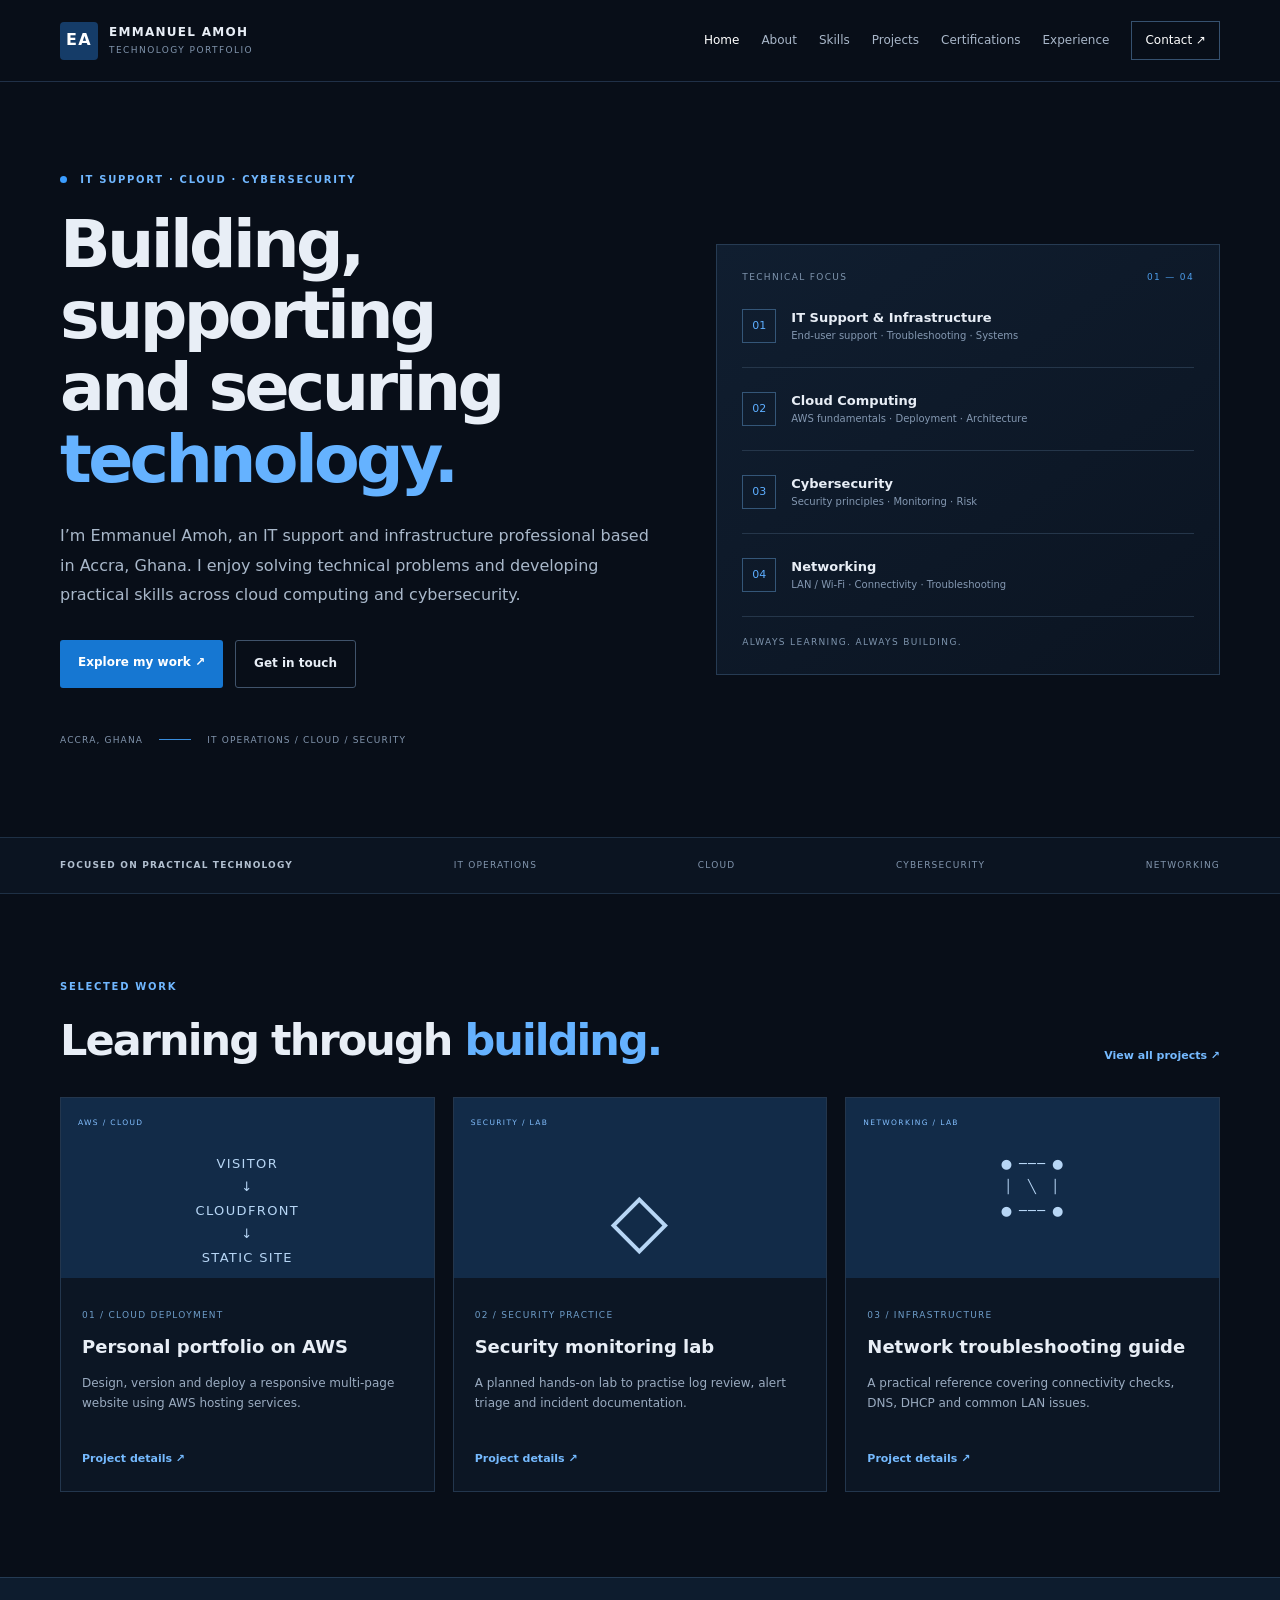
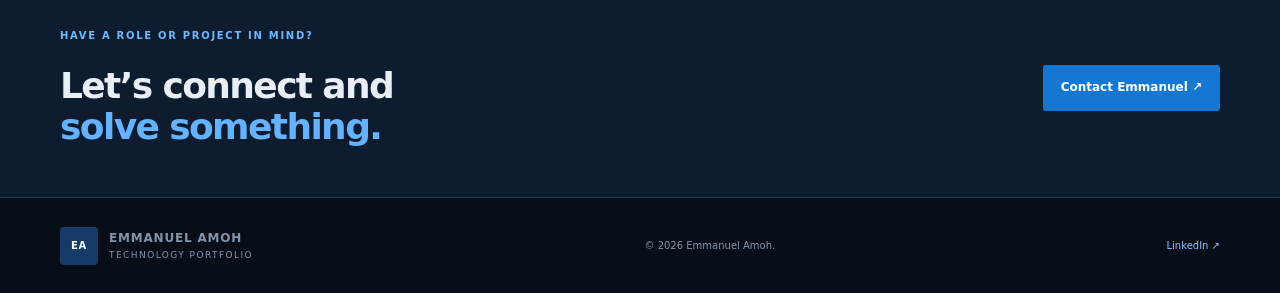
<file: index.html>
<!doctype html><html lang="en"><head><meta charset="utf-8"><meta name="viewport" content="width=device-width,initial-scale=1"><meta name="description" content="Emmanuel Amoh — IT support, infrastructure, cloud and cybersecurity portfolio."><title>Emmanuel Amoh | Technology Portfolio</title><link rel="stylesheet" href="assets/styles.css"></head><body>
<header class="site-header"><a class="brand" href="index.html"><span class="brand-mark">EA</span><span><b>EMMANUEL AMOH</b><small>TECHNOLOGY PORTFOLIO</small></span></a><button class="menu-toggle" aria-label="Toggle navigation" aria-expanded="false">☰</button><nav class="nav"><a class="active" href="index.html">Home</a><a href="about.html">About</a><a href="skills.html">Skills</a><a href="projects.html">Projects</a><a href="certifications.html">Certifications</a><a href="experience.html">Experience</a><a class="nav-contact" href="contact.html">Contact ↗</a></nav></header>
<main><section class="hero wrap"><div><p class="eyebrow"><span class="status-dot"></span> IT SUPPORT · CLOUD · CYBERSECURITY</p><h1>Building, supporting<br>and securing <em>technology.</em></h1><p class="lead">I’m Emmanuel Amoh, an IT support and infrastructure professional based in Accra, Ghana. I enjoy solving technical problems and developing practical skills across cloud computing and cybersecurity.</p><div class="actions"><a class="button primary" href="projects.html">Explore my work ↗</a><a class="button secondary" href="contact.html">Get in touch</a></div><div class="hero-meta">ACCRA, GHANA <span></span> IT OPERATIONS / CLOUD / SECURITY</div></div>
<div class="hero-panel"><div class="panel-top">TECHNICAL FOCUS <span>01 — 04</span></div><div class="focus-row"><i>01</i><div><b>IT Support & Infrastructure</b><small>End-user support · Troubleshooting · Systems</small></div></div><div class="focus-row"><i>02</i><div><b>Cloud Computing</b><small>AWS fundamentals · Deployment · Architecture</small></div></div><div class="focus-row"><i>03</i><div><b>Cybersecurity</b><small>Security principles · Monitoring · Risk</small></div></div><div class="focus-row"><i>04</i><div><b>Networking</b><small>LAN / Wi-Fi · Connectivity · Troubleshooting</small></div></div><div class="panel-bottom">ALWAYS LEARNING. ALWAYS BUILDING.</div></div></section>
<section class="strip"><div class="wrap strip-inner"><b>FOCUSED ON PRACTICAL TECHNOLOGY</b><span>IT OPERATIONS</span><span>CLOUD</span><span>CYBERSECURITY</span><span>NETWORKING</span></div></section>
<section class="section wrap"><div class="section-head"><div><p class="eyebrow">SELECTED WORK</p><h2>Learning through <em>building.</em></h2></div><a class="text-link" href="projects.html">View all projects ↗</a></div><div class="project-grid">
<article class="project-card"><div class="project-art art-cloud"><small>AWS / CLOUD</small><div class="diagram">VISITOR<br>↓<br>CLOUDFRONT<br>↓<br>STATIC SITE</div></div><div class="card-body"><p class="card-kicker">01 / CLOUD DEPLOYMENT</p><h3>Personal portfolio on AWS</h3><p>Design, version and deploy a responsive multi-page website using AWS hosting services.</p><a href="projects.html#aws-portfolio" class="text-link">Project details ↗</a></div></article>
<article class="project-card"><div class="project-art art-security"><small>SECURITY / LAB</small><div class="symbol">◇</div></div><div class="card-body"><p class="card-kicker">02 / SECURITY PRACTICE</p><h3>Security monitoring lab</h3><p>A planned hands-on lab to practise log review, alert triage and incident documentation.</p><a href="projects.html#security-lab" class="text-link">Project details ↗</a></div></article>
<article class="project-card"><div class="project-art art-network"><small>NETWORKING / LAB</small><div class="network">● ─── ●<br>│　╲　│<br>● ─── ●</div></div><div class="card-body"><p class="card-kicker">03 / INFRASTRUCTURE</p><h3>Network troubleshooting guide</h3><p>A practical reference covering connectivity checks, DNS, DHCP and common LAN issues.</p><a href="projects.html#network-lab" class="text-link">Project details ↗</a></div></article></div></section>
<section class="callout"><div class="wrap callout-inner"><div><p class="eyebrow">HAVE A ROLE OR PROJECT IN MIND?</p><h2>Let’s connect and<br><em>solve something.</em></h2></div><a class="button primary" href="contact.html">Contact Emmanuel ↗</a></div></section></main>
<footer class="footer wrap"><a class="brand" href="index.html"><span class="brand-mark">EA</span><span><b>EMMANUEL AMOH</b><small>TECHNOLOGY PORTFOLIO</small></span></a><span>© <span data-year></span> Emmanuel Amoh.</span><a href="https://www.linkedin.com/in/emmanuel-amoh-499533237/" target="_blank" rel="noreferrer">LinkedIn ↗</a></footer><script src="assets/script.js"></script></body></html>
</file>
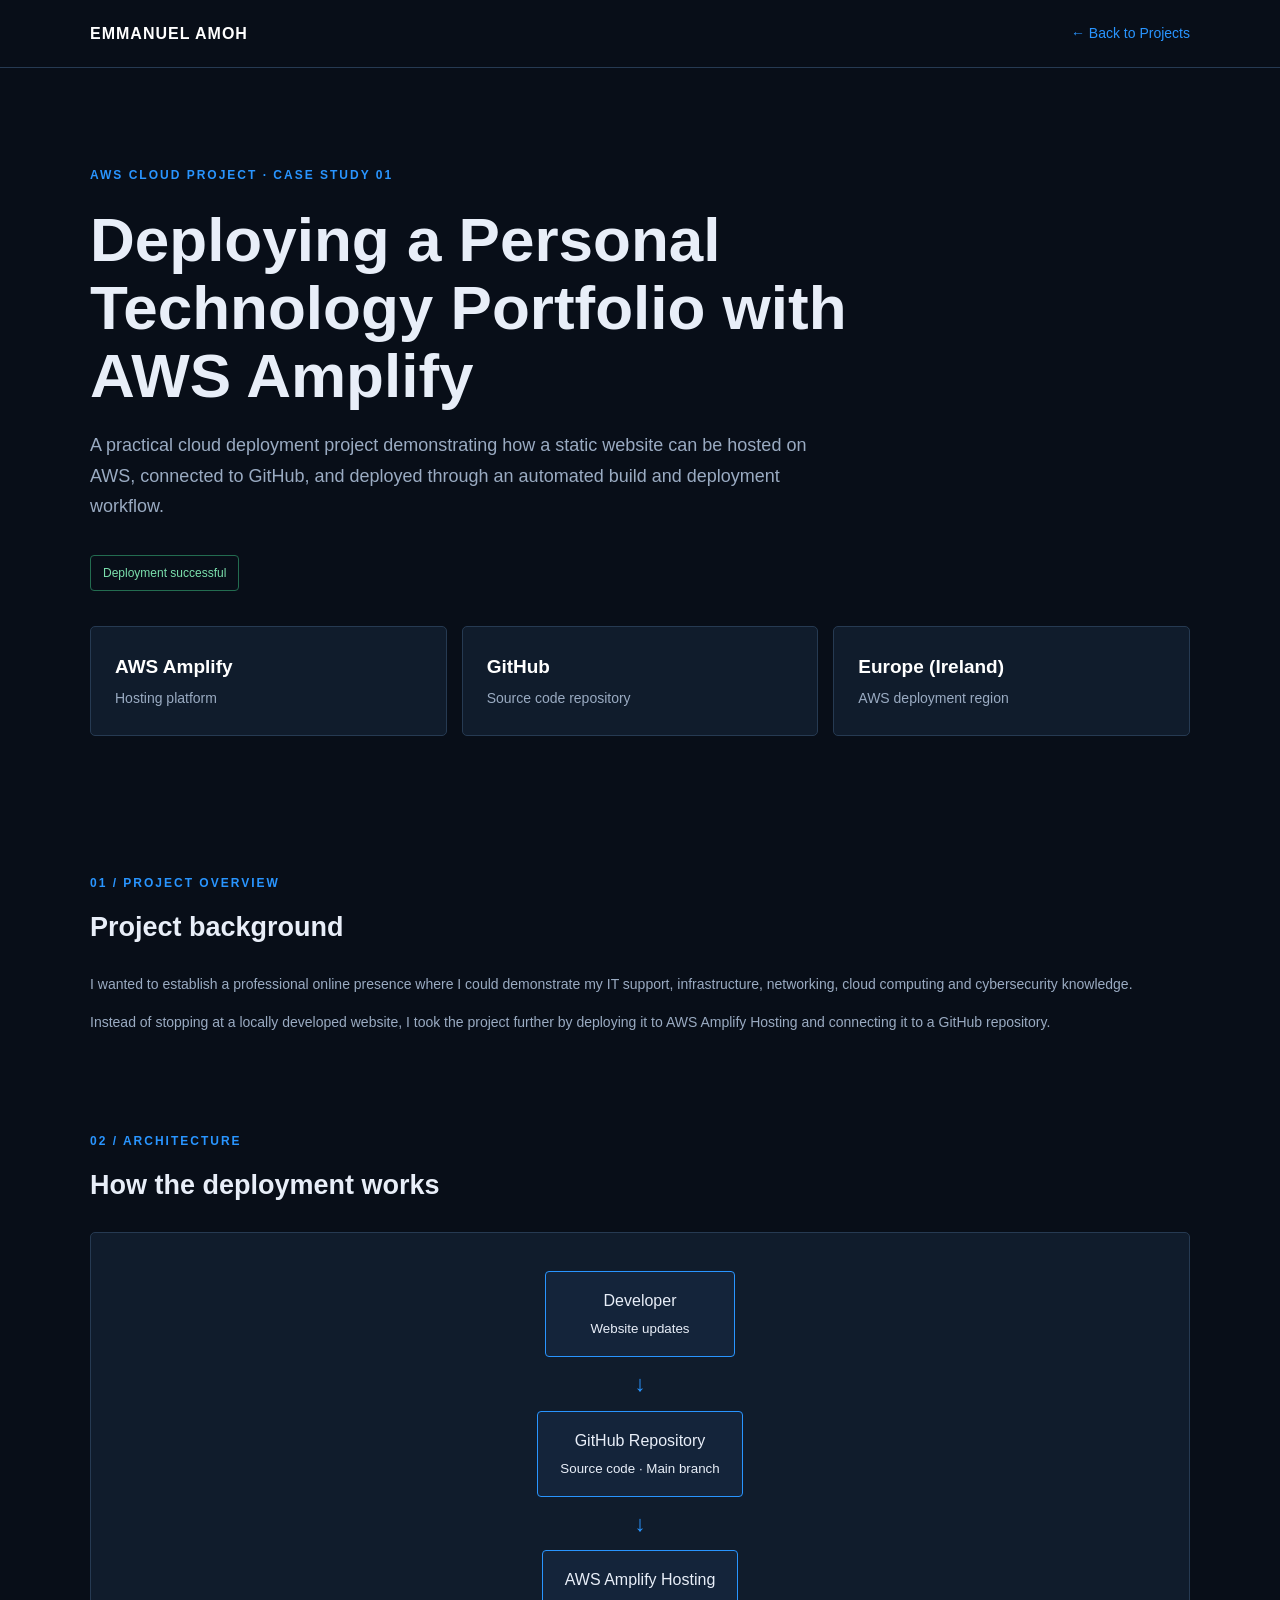
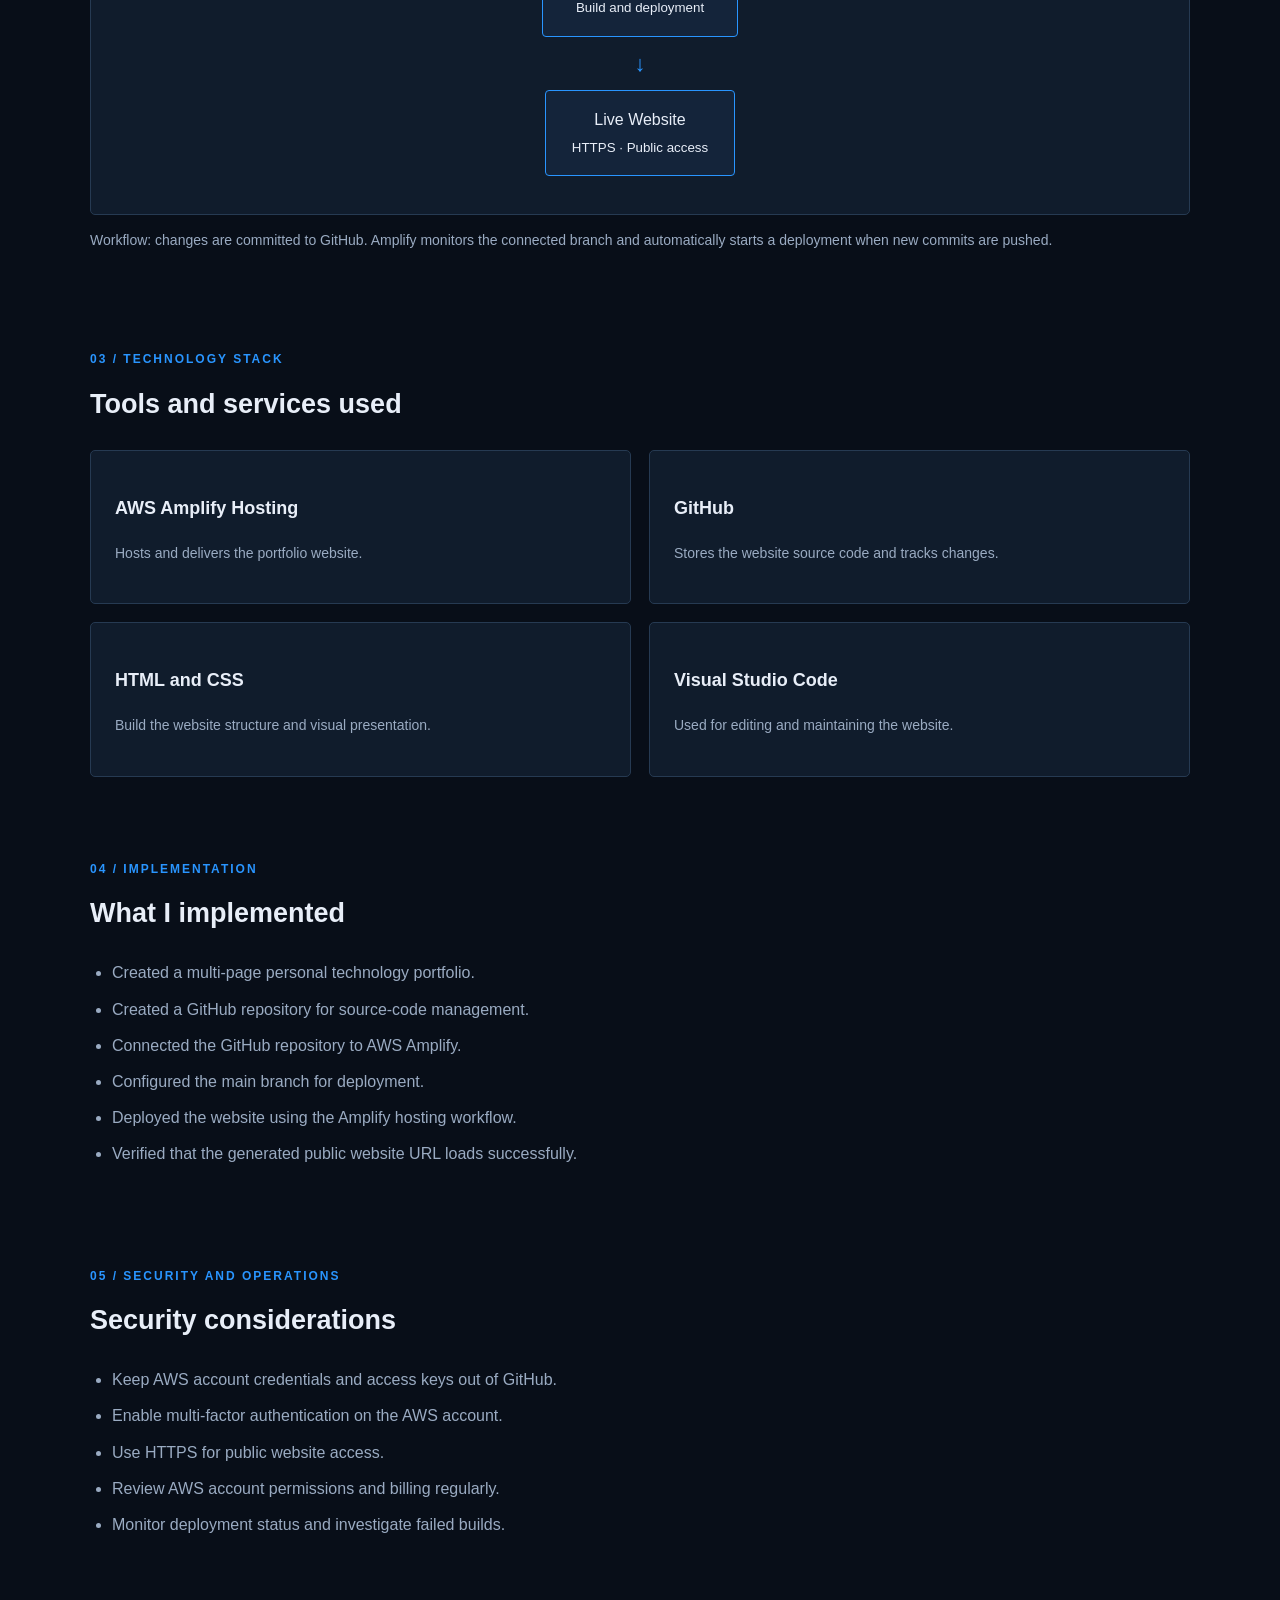
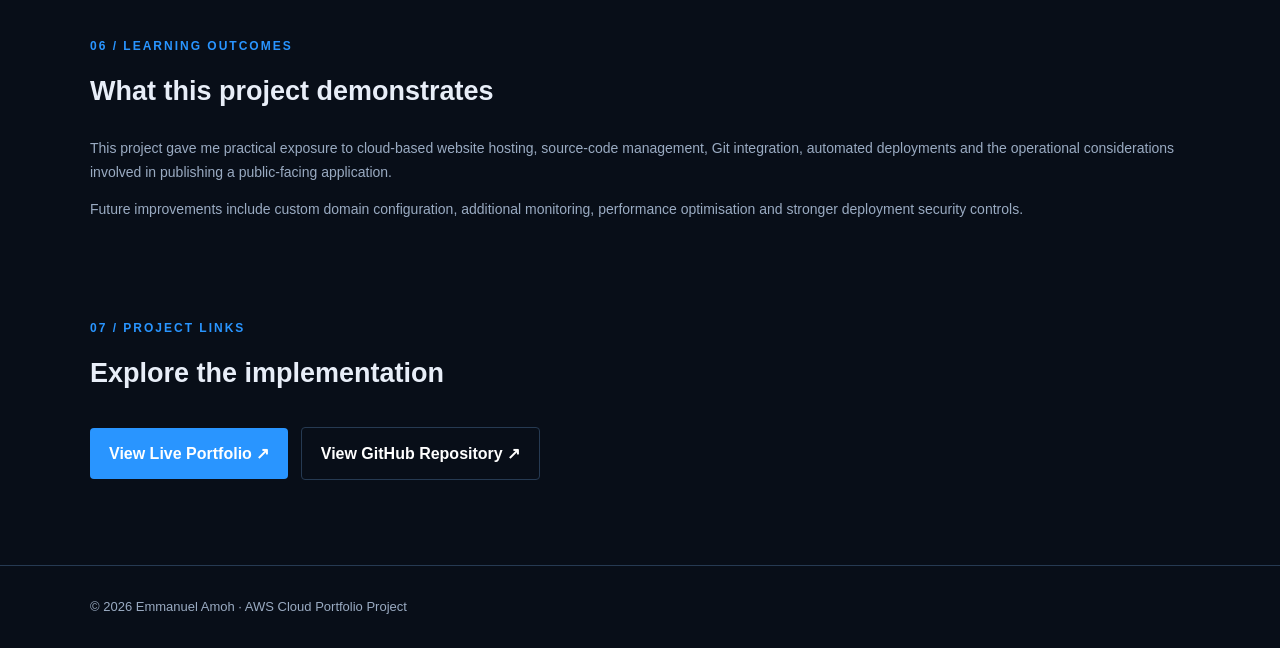
<file: case-studies/aws-amplify-portfolio/index.html>
<!DOCTYPE html>
<html lang="en">
<head>
  <meta charset="UTF-8">
  <meta name="viewport" content="width=device-width, initial-scale=1.0">
  <meta name="description" content="AWS Amplify Hosting portfolio deployment case study by Emmanuel Amoh.">
  <title>AWS Amplify Portfolio Deployment | Emmanuel Amoh</title>

  <style>
    :root {
      --bg: #080e18;
      --panel: #101c2c;
      --panel-light: #14243a;
      --blue: #2995ff;
      --text: #e8eef8;
      --muted: #9aabc2;
      --border: #263a52;
    }

    * { box-sizing: border-box; }

    body {
      margin: 0;
      background: var(--bg);
      color: var(--text);
      font-family: Arial, Helvetica, sans-serif;
      line-height: 1.7;
    }

    a { color: var(--blue); text-decoration: none; }

    .container {
      width: min(1100px, 90%);
      margin: auto;
    }

    header {
      border-bottom: 1px solid var(--border);
      padding: 20px 0;
    }

    .nav {
      display: flex;
      justify-content: space-between;
      align-items: center;
      gap: 20px;
    }

    .brand { color: white; font-weight: 700; letter-spacing: 1px; }
    .back { font-size: 14px; }

    .hero { padding: 85px 0 55px; }

    .eyebrow {
      color: var(--blue);
      font-size: 12px;
      font-weight: bold;
      letter-spacing: 2px;
      text-transform: uppercase;
    }

    h1 {
      max-width: 850px;
      font-size: clamp(36px, 6vw, 62px);
      line-height: 1.1;
      margin: 20px 0;
    }

    h2 { font-size: 27px; margin-top: 0; }
    h3 { font-size: 18px; }

    .intro {
      max-width: 760px;
      color: var(--muted);
      font-size: 18px;
    }

    .status {
      display: inline-block;
      padding: 7px 12px;
      border: 1px solid #236c50;
      color: #7be0ad;
      border-radius: 4px;
      font-size: 12px;
      margin-top: 15px;
    }

    .stats {
      display: grid;
      grid-template-columns: repeat(3, 1fr);
      gap: 15px;
      margin: 35px 0;
    }

    .stat, .panel {
      background: var(--panel);
      border: 1px solid var(--border);
      padding: 24px;
      border-radius: 5px;
    }

    .stat strong {
      display: block;
      font-size: 19px;
      color: white;
    }

    .stat span, .muted { color: var(--muted); font-size: 14px; }

    section { padding: 35px 0; }

    .architecture {
      background: var(--panel);
      border: 1px solid var(--border);
      padding: 30px;
      border-radius: 5px;
      text-align: center;
    }

    .architecture .node {
      display: inline-block;
      background: var(--panel-light);
      border: 1px solid var(--blue);
      padding: 15px 22px;
      margin: 8px;
      border-radius: 4px;
      min-width: 190px;
    }

    .arrow { color: var(--blue); font-size: 22px; }

    .grid {
      display: grid;
      grid-template-columns: repeat(2, 1fr);
      gap: 18px;
    }

    ul { padding-left: 22px; color: var(--muted); }
    li { margin-bottom: 9px; }

    .button {
      display: inline-block;
      padding: 12px 19px;
      background: var(--blue);
      color: white;
      border-radius: 4px;
      font-weight: bold;
      margin: 8px 8px 0 0;
    }

    .button.secondary {
      background: transparent;
      border: 1px solid var(--border);
    }

    footer {
      border-top: 1px solid var(--border);
      padding: 30px 0;
      color: var(--muted);
      font-size: 13px;
      margin-top: 50px;
    }

    @media (max-width: 700px) {
      .stats, .grid { grid-template-columns: 1fr; }
      .hero { padding-top: 55px; }
      .architecture .node { width: 100%; margin: 5px 0; }
    }
  </style>
</head>

<body>

<header>
  <div class="container nav">
    <a class="brand" href="../../index.html">EMMANUEL AMOH</a>
    <a class="back" href="../../projects.html">← Back to Projects</a>
  </div>
</header>

<main class="container">

  <div class="hero">
    <p class="eyebrow">AWS CLOUD PROJECT · CASE STUDY 01</p>

    <h1>Deploying a Personal Technology Portfolio with AWS Amplify</h1>

    <p class="intro">
      A practical cloud deployment project demonstrating how a static
      website can be hosted on AWS, connected to GitHub, and deployed
      through an automated build and deployment workflow.
    </p>

    <span class="status">Deployment successful</span>

    <div class="stats">
      <div class="stat">
        <strong>AWS Amplify</strong>
        <span>Hosting platform</span>
      </div>
      <div class="stat">
        <strong>GitHub</strong>
        <span>Source code repository</span>
      </div>
      <div class="stat">
        <strong>Europe (Ireland)</strong>
        <span>AWS deployment region</span>
      </div>
    </div>
  </div>

  <section>
    <p class="eyebrow">01 / PROJECT OVERVIEW</p>
    <h2>Project background</h2>

    <p class="muted">
      I wanted to establish a professional online presence where I could
      demonstrate my IT support, infrastructure, networking, cloud
      computing and cybersecurity knowledge.
    </p>

    <p class="muted">
      Instead of stopping at a locally developed website, I took the
      project further by deploying it to AWS Amplify Hosting and
      connecting it to a GitHub repository.
    </p>
  </section>

  <section>
    <p class="eyebrow">02 / ARCHITECTURE</p>
    <h2>How the deployment works</h2>

    <div class="architecture">
      <div class="node">Developer<br><small>Website updates</small></div>
      <div class="arrow">↓</div>
      <div class="node">GitHub Repository<br><small>Source code · Main branch</small></div>
      <div class="arrow">↓</div>
      <div class="node">AWS Amplify Hosting<br><small>Build and deployment</small></div>
      <div class="arrow">↓</div>
      <div class="node">Live Website<br><small>HTTPS · Public access</small></div>
    </div>

    <p class="muted">
      Workflow: changes are committed to GitHub. Amplify monitors the
      connected branch and automatically starts a deployment when
      new commits are pushed.
    </p>
  </section>

  <section>
    <p class="eyebrow">03 / TECHNOLOGY STACK</p>
    <h2>Tools and services used</h2>

    <div class="grid">
      <div class="panel">
        <h3>AWS Amplify Hosting</h3>
        <p class="muted">Hosts and delivers the portfolio website.</p>
      </div>

      <div class="panel">
        <h3>GitHub</h3>
        <p class="muted">Stores the website source code and tracks changes.</p>
      </div>

      <div class="panel">
        <h3>HTML and CSS</h3>
        <p class="muted">Build the website structure and visual presentation.</p>
      </div>

      <div class="panel">
        <h3>Visual Studio Code</h3>
        <p class="muted">Used for editing and maintaining the website.</p>
      </div>
    </div>
  </section>

  <section>
    <p class="eyebrow">04 / IMPLEMENTATION</p>
    <h2>What I implemented</h2>

    <ul>
      <li>Created a multi-page personal technology portfolio.</li>
      <li>Created a GitHub repository for source-code management.</li>
      <li>Connected the GitHub repository to AWS Amplify.</li>
      <li>Configured the main branch for deployment.</li>
      <li>Deployed the website using the Amplify hosting workflow.</li>
      <li>Verified that the generated public website URL loads successfully.</li>
    </ul>
  </section>

  <section>
    <p class="eyebrow">05 / SECURITY AND OPERATIONS</p>
    <h2>Security considerations</h2>

    <ul>
      <li>Keep AWS account credentials and access keys out of GitHub.</li>
      <li>Enable multi-factor authentication on the AWS account.</li>
      <li>Use HTTPS for public website access.</li>
      <li>Review AWS account permissions and billing regularly.</li>
      <li>Monitor deployment status and investigate failed builds.</li>
    </ul>
  </section>

  <section>
    <p class="eyebrow">06 / LEARNING OUTCOMES</p>
    <h2>What this project demonstrates</h2>

    <p class="muted">
      This project gave me practical exposure to cloud-based website
      hosting, source-code management, Git integration, automated
      deployments and the operational considerations involved in
      publishing a public-facing application.
    </p>

    <p class="muted">
      Future improvements include custom domain configuration,
      additional monitoring, performance optimisation and stronger
      deployment security controls.
    </p>
  </section>

  <section>
    <p class="eyebrow">07 / PROJECT LINKS</p>
    <h2>Explore the implementation</h2>

    <a class="button"
       href="https://main.d1x6570ize4wdb.amplifyapp.com/"
       target="_blank" rel="noopener">
      View Live Portfolio ↗
    </a>

    <a class="button secondary"
       href="https://github.com/techkwamehelp/emmanuel-amoh-technology-portfolio"
       target="_blank" rel="noopener">
      View GitHub Repository ↗
    </a>
  </section>

</main>

<footer>
  <div class="container">
    © 2026 Emmanuel Amoh · AWS Cloud Portfolio Project
  </div>
</footer>

</body>
</html>
</file>
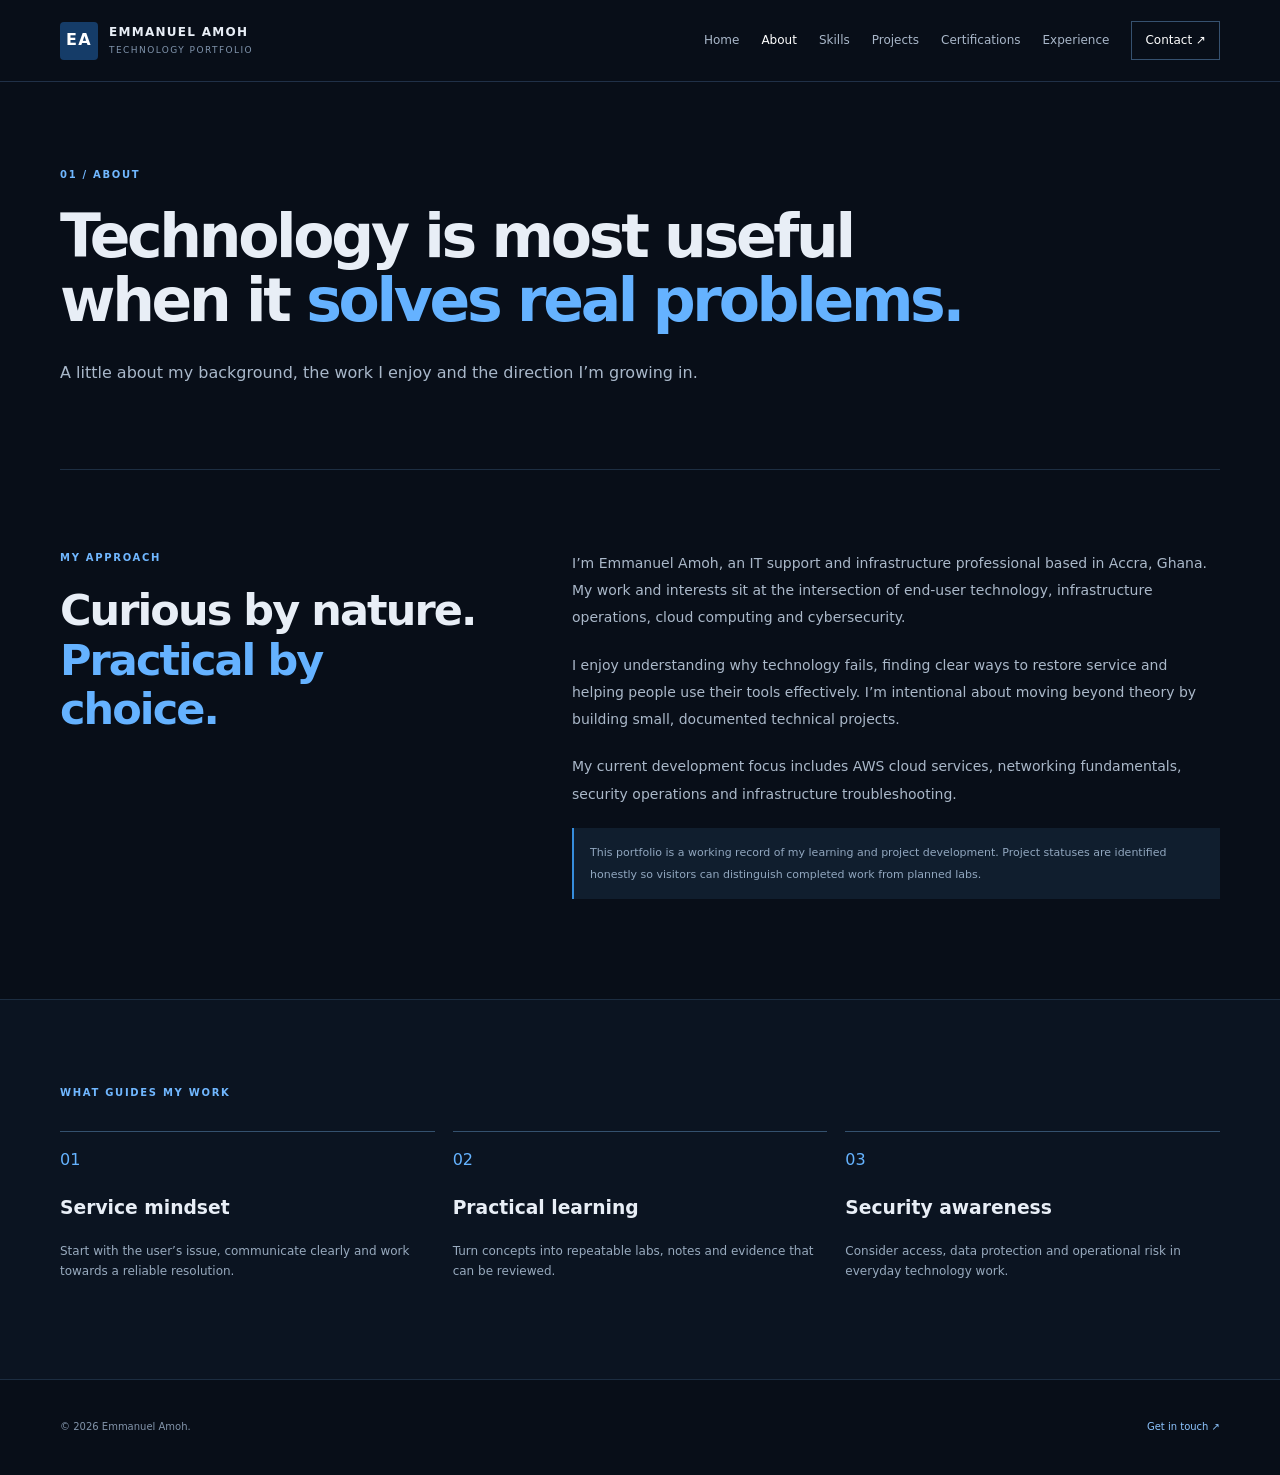
<file: about.html>
<!doctype html><html lang="en"><head><meta charset="utf-8"><meta name="viewport" content="width=device-width,initial-scale=1"><title>About | Emmanuel Amoh</title><link rel="stylesheet" href="assets/styles.css"></head><body><header class="site-header"><a class="brand" href="index.html"><span class="brand-mark">EA</span><span><b>EMMANUEL AMOH</b><small>TECHNOLOGY PORTFOLIO</small></span></a><button class="menu-toggle" aria-label="Toggle navigation">☰</button><nav class="nav"><a href="index.html">Home</a><a class="active" href="about.html">About</a><a href="skills.html">Skills</a><a href="projects.html">Projects</a><a href="certifications.html">Certifications</a><a href="experience.html">Experience</a><a class="nav-contact" href="contact.html">Contact ↗</a></nav></header><main><section class="page-hero wrap"><p class="eyebrow">01 / ABOUT</p><h1>Technology is most useful<br>when it <em>solves real problems.</em></h1><p class="lead">A little about my background, the work I enjoy and the direction I’m growing in.</p></section><section class="content-layout wrap"><div><p class="eyebrow">MY APPROACH</p><h2>Curious by nature.<br><em>Practical by choice.</em></h2></div><div class="prose"><p>I’m Emmanuel Amoh, an IT support and infrastructure professional based in Accra, Ghana. My work and interests sit at the intersection of end-user technology, infrastructure operations, cloud computing and cybersecurity.</p><p>I enjoy understanding why technology fails, finding clear ways to restore service and helping people use their tools effectively. I’m intentional about moving beyond theory by building small, documented technical projects.</p><p>My current development focus includes AWS cloud services, networking fundamentals, security operations and infrastructure troubleshooting.</p><p class="note">This portfolio is a working record of my learning and project development. Project statuses are identified honestly so visitors can distinguish completed work from planned labs.</p></div></section><section class="section muted"><div class="wrap"><p class="eyebrow">WHAT GUIDES MY WORK</p><div class="value-grid"><article><span>01</span><h3>Service mindset</h3><p>Start with the user’s issue, communicate clearly and work towards a reliable resolution.</p></article><article><span>02</span><h3>Practical learning</h3><p>Turn concepts into repeatable labs, notes and evidence that can be reviewed.</p></article><article><span>03</span><h3>Security awareness</h3><p>Consider access, data protection and operational risk in everyday technology work.</p></article></div></div></section></main><footer class="footer wrap"><span>© <span data-year></span> Emmanuel Amoh.</span><a href="contact.html">Get in touch ↗</a></footer><script src="assets/script.js"></script></body></html>
</file>
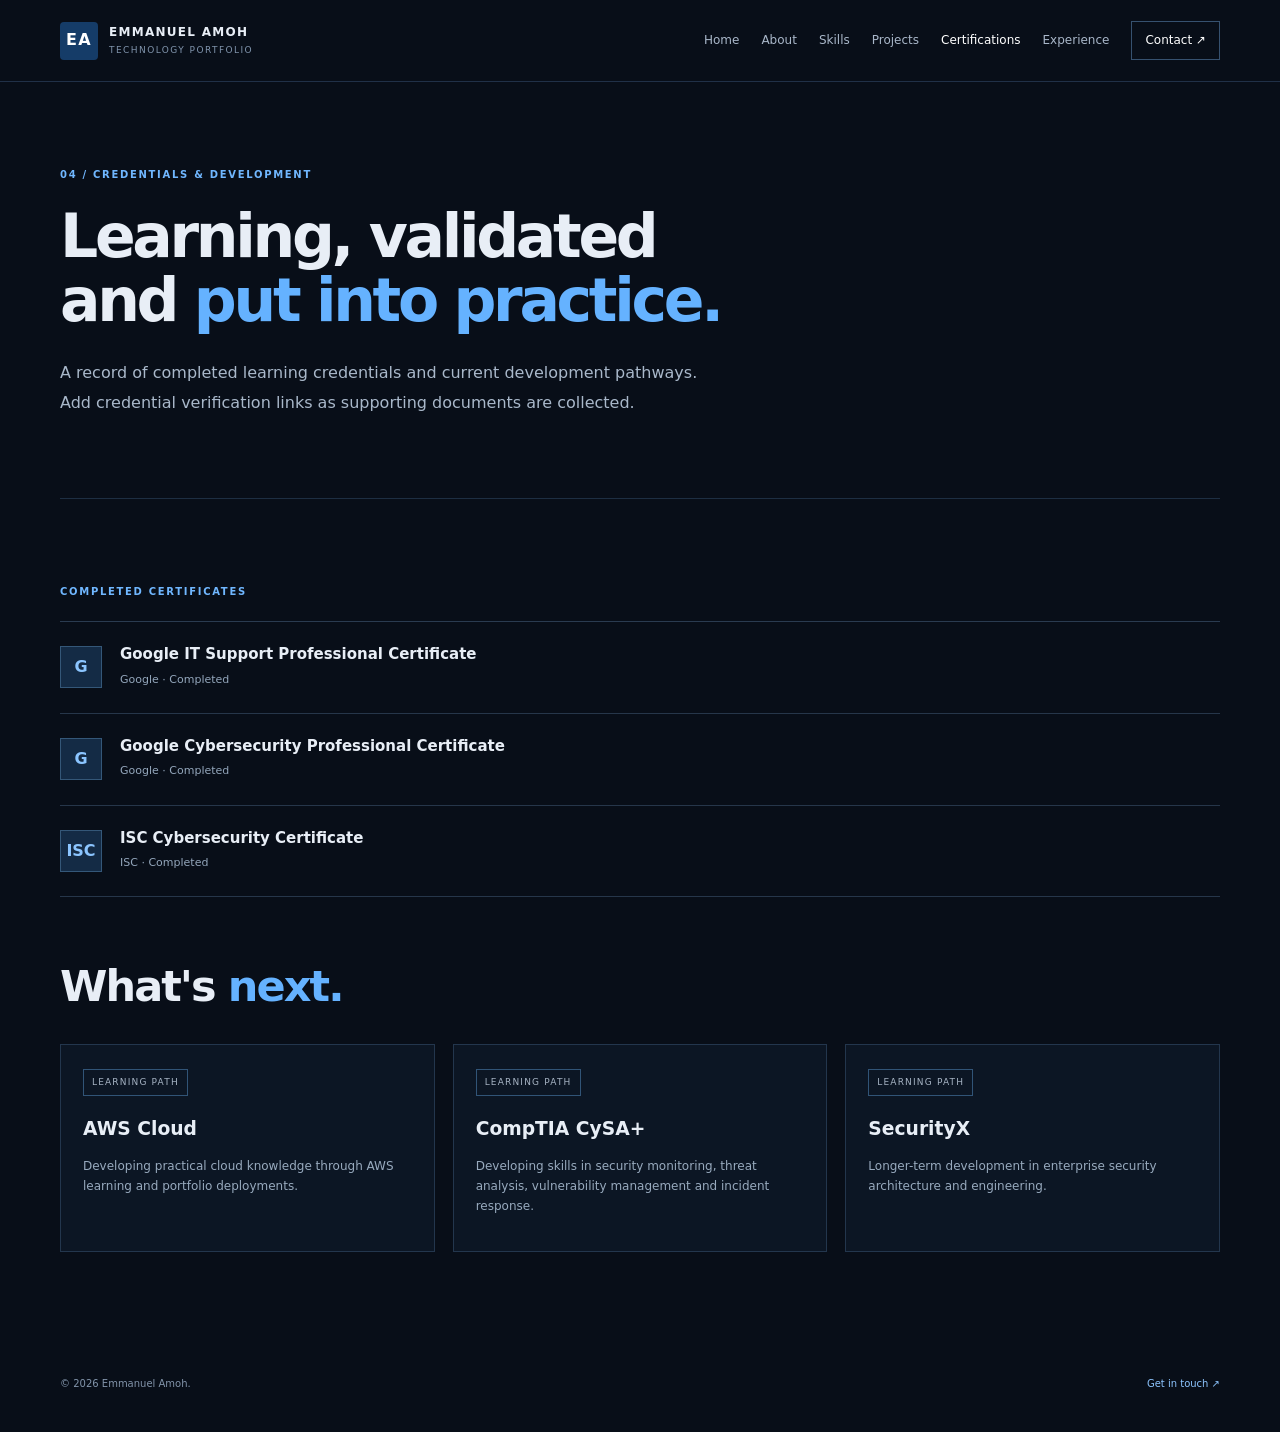
<file: certifications.html>
<!doctype html><html lang="en"><head><meta charset="utf-8"><meta name="viewport" content="width=device-width,initial-scale=1"><title>Certifications | Emmanuel Amoh</title><link rel="stylesheet" href="assets/styles.css"></head><body><header class="site-header"><a class="brand" href="index.html"><span class="brand-mark">EA</span><span><b>EMMANUEL AMOH</b><small>TECHNOLOGY PORTFOLIO</small></span></a><button class="menu-toggle" aria-label="Toggle navigation">☰</button><nav class="nav"><a href="index.html">Home</a><a href="about.html">About</a><a href="skills.html">Skills</a><a href="projects.html">Projects</a><a class="active" href="certifications.html">Certifications</a><a href="experience.html">Experience</a><a class="nav-contact" href="contact.html">Contact ↗</a></nav></header><main><section class="page-hero wrap"><p class="eyebrow">04 / CREDENTIALS & DEVELOPMENT</p><h1>Learning, validated<br>and <em>put into practice.</em></h1><p class="lead">A record of completed learning credentials and current development pathways. Add credential verification links as supporting documents are collected.</p></section><section class="section wrap"><p class="eyebrow">COMPLETED CERTIFICATES</p><div class="credential-list"><article><b>G</b><div><h3>Google IT Support Professional Certificate</h3><p>Google · Completed</p></div></article><article><b>G</b><div><h3>Google Cybersecurity Professional Certificate</h3><p>Google · Completed</p></div></article><article><b>ISC</b><div><h3>ISC Cybersecurity Certificate</h3><p>ISC · Completed</p></div></article></div><div class="section-head development-head"><h2>What's <em>next.</em></h2></div><div class="development-grid"><article><span class="project-status planned">LEARNING PATH</span><h3>AWS Cloud</h3><p>Developing practical cloud knowledge through AWS learning and portfolio deployments.</p></article><article><span class="project-status planned">LEARNING PATH</span><h3>CompTIA CySA+</h3><p>Developing skills in security monitoring, threat analysis, vulnerability management and incident response.</p></article><article><span class="project-status planned">LEARNING PATH</span><h3>SecurityX</h3><p>Longer-term development in enterprise security architecture and engineering.</p></article></div></section></main><footer class="footer wrap"><span>© <span data-year></span> Emmanuel Amoh.</span><a href="contact.html">Get in touch ↗</a></footer><script src="assets/script.js"></script></body></html>
</file>
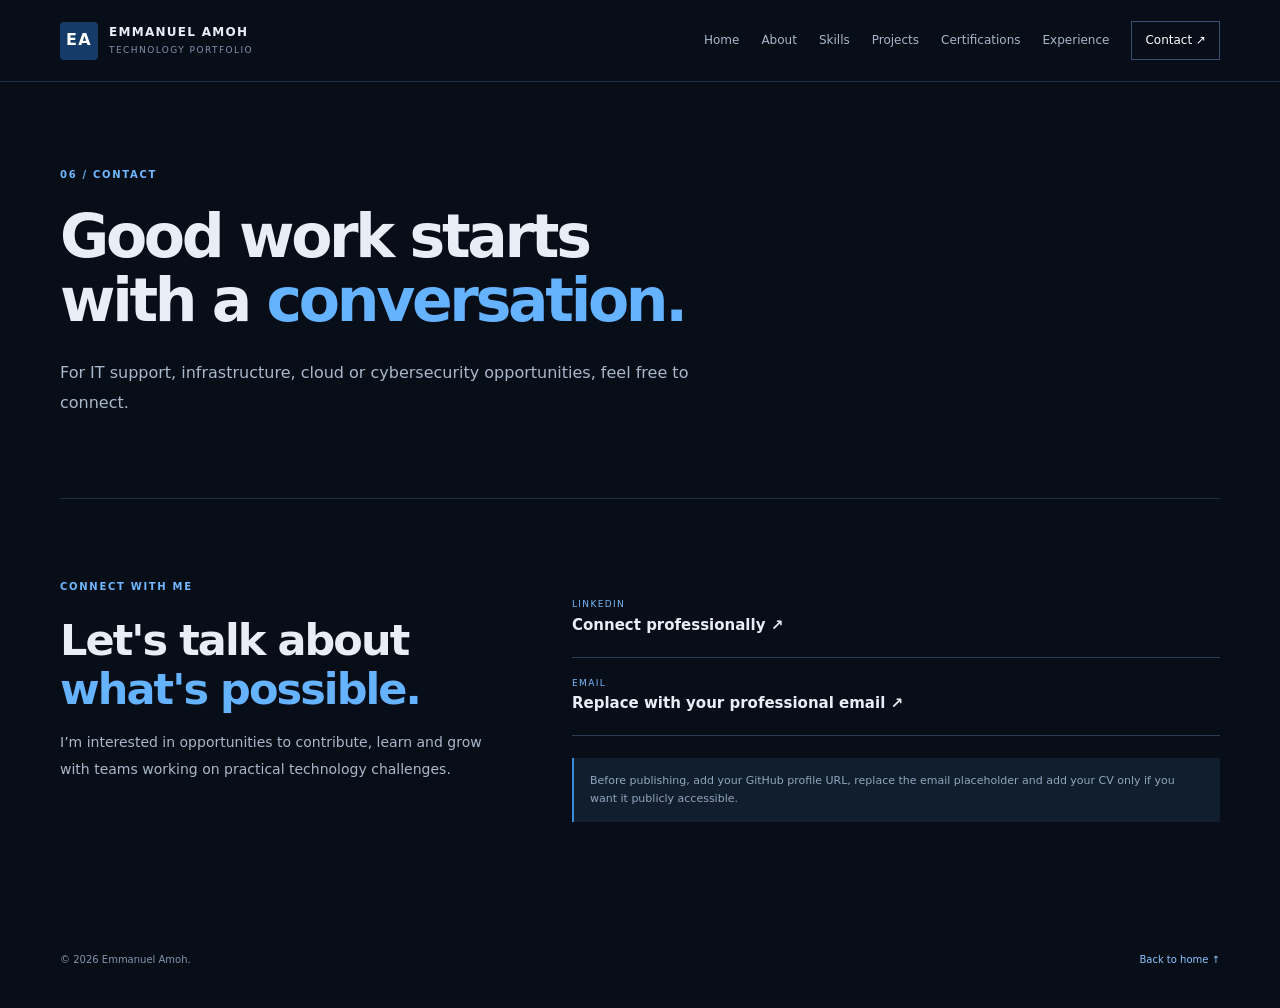
<file: contact.html>
<!doctype html><html lang="en"><head><meta charset="utf-8"><meta name="viewport" content="width=device-width,initial-scale=1"><title>Contact | Emmanuel Amoh</title><link rel="stylesheet" href="assets/styles.css"></head><body><header class="site-header"><a class="brand" href="index.html"><span class="brand-mark">EA</span><span><b>EMMANUEL AMOH</b><small>TECHNOLOGY PORTFOLIO</small></span></a><button class="menu-toggle" aria-label="Toggle navigation">☰</button><nav class="nav"><a href="index.html">Home</a><a href="about.html">About</a><a href="skills.html">Skills</a><a href="projects.html">Projects</a><a href="certifications.html">Certifications</a><a href="experience.html">Experience</a><a class="nav-contact active" href="contact.html">Contact ↗</a></nav></header><main><section class="page-hero wrap"><p class="eyebrow">06 / CONTACT</p><h1>Good work starts<br>with a <em>conversation.</em></h1><p class="lead">For IT support, infrastructure, cloud or cybersecurity opportunities, feel free to connect.</p></section><section class="content-layout wrap contact-layout"><div><p class="eyebrow">CONNECT WITH ME</p><h2>Let's talk about<br><em>what's possible.</em></h2><p class="prose">I’m interested in opportunities to contribute, learn and grow with teams working on practical technology challenges.</p></div><div class="contact-links"><a href="https://www.linkedin.com/in/emmanuel-amoh-499533237/" target="_blank" rel="noreferrer"><span>LINKEDIN</span><b>Connect professionally ↗</b></a><a href="mailto:REPLACE_WITH_YOUR_EMAIL"><span>EMAIL</span><b>Replace with your professional email ↗</b></a><p class="note">Before publishing, add your GitHub profile URL, replace the email placeholder and add your CV only if you want it publicly accessible.</p></div></section></main><footer class="footer wrap"><span>© <span data-year></span> Emmanuel Amoh.</span><a href="index.html">Back to home ↑</a></footer><script src="assets/script.js"></script></body></html>
</file>
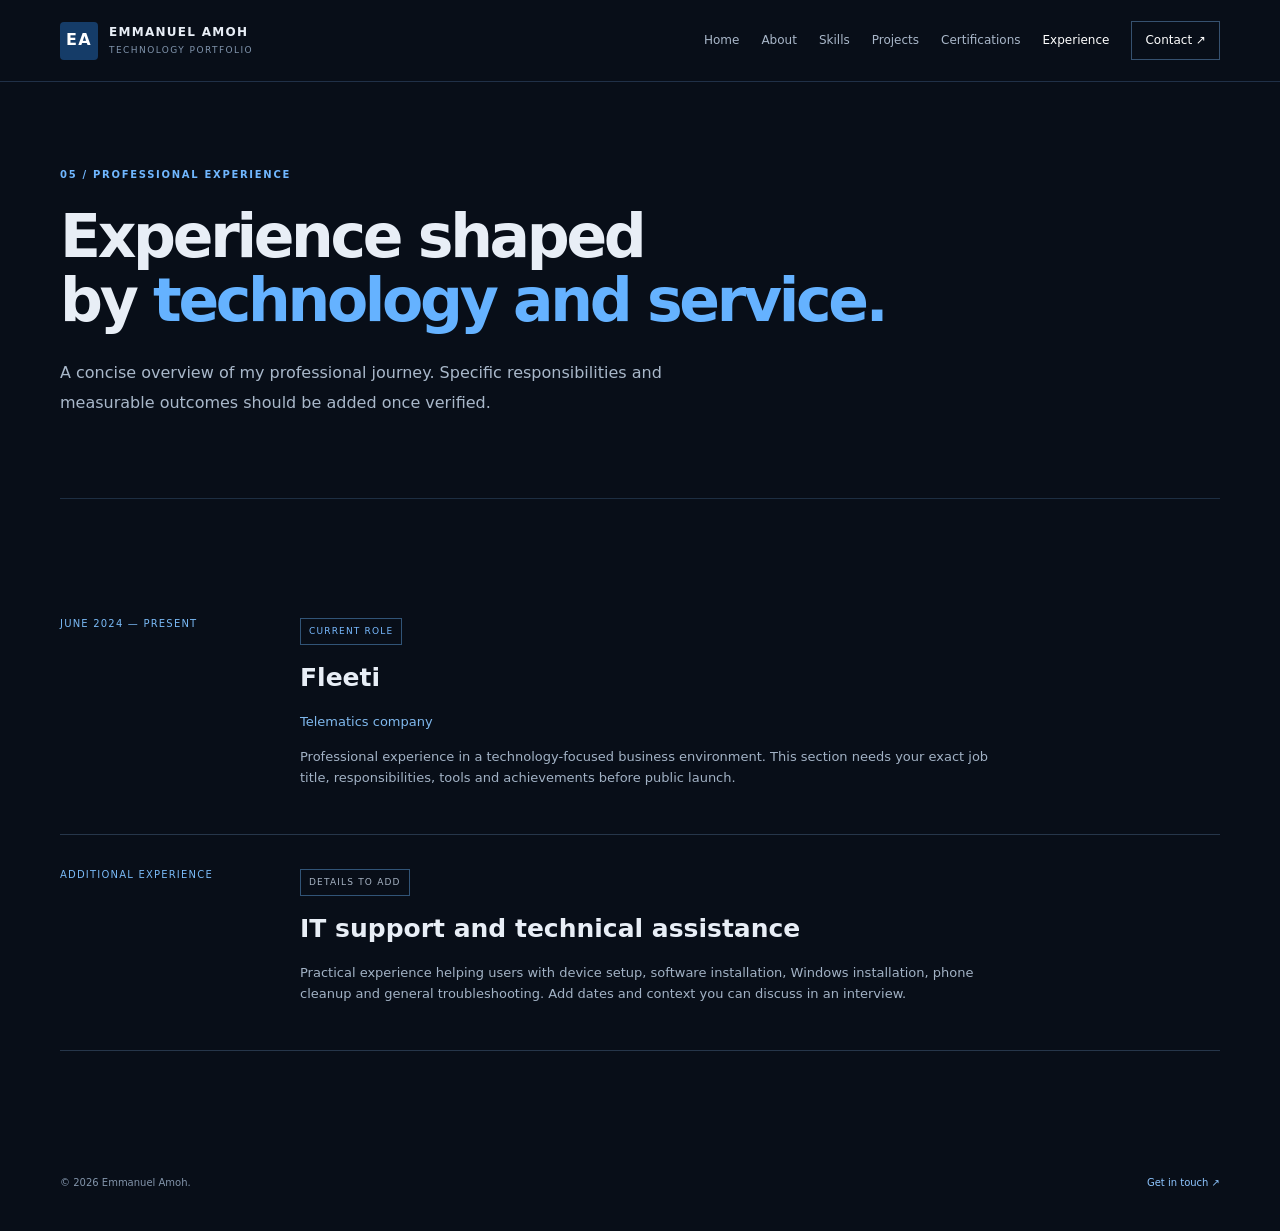
<file: experience.html>
<!doctype html><html lang="en"><head><meta charset="utf-8"><meta name="viewport" content="width=device-width,initial-scale=1"><title>Experience | Emmanuel Amoh</title><link rel="stylesheet" href="assets/styles.css"></head><body><header class="site-header"><a class="brand" href="index.html"><span class="brand-mark">EA</span><span><b>EMMANUEL AMOH</b><small>TECHNOLOGY PORTFOLIO</small></span></a><button class="menu-toggle" aria-label="Toggle navigation">☰</button><nav class="nav"><a href="index.html">Home</a><a href="about.html">About</a><a href="skills.html">Skills</a><a href="projects.html">Projects</a><a href="certifications.html">Certifications</a><a class="active" href="experience.html">Experience</a><a class="nav-contact" href="contact.html">Contact ↗</a></nav></header><main><section class="page-hero wrap"><p class="eyebrow">05 / PROFESSIONAL EXPERIENCE</p><h1>Experience shaped<br>by <em>technology and service.</em></h1><p class="lead">A concise overview of my professional journey. Specific responsibilities and measurable outcomes should be added once verified.</p></section><section class="section wrap"><article class="timeline-item"><div class="timeline-date">JUNE 2024 — PRESENT</div><div><span class="project-status">CURRENT ROLE</span><h2>Fleeti</h2><p class="role-subtitle">Telematics company</p><p>Professional experience in a technology-focused business environment. This section needs your exact job title, responsibilities, tools and achievements before public launch.</p></div></article><article class="timeline-item"><div class="timeline-date">ADDITIONAL EXPERIENCE</div><div><span class="project-status planned">DETAILS TO ADD</span><h2>IT support and technical assistance</h2><p>Practical experience helping users with device setup, software installation, Windows installation, phone cleanup and general troubleshooting. Add dates and context you can discuss in an interview.</p></div></article></section></main><footer class="footer wrap"><span>© <span data-year></span> Emmanuel Amoh.</span><a href="contact.html">Get in touch ↗</a></footer><script src="assets/script.js"></script></body></html>
</file>
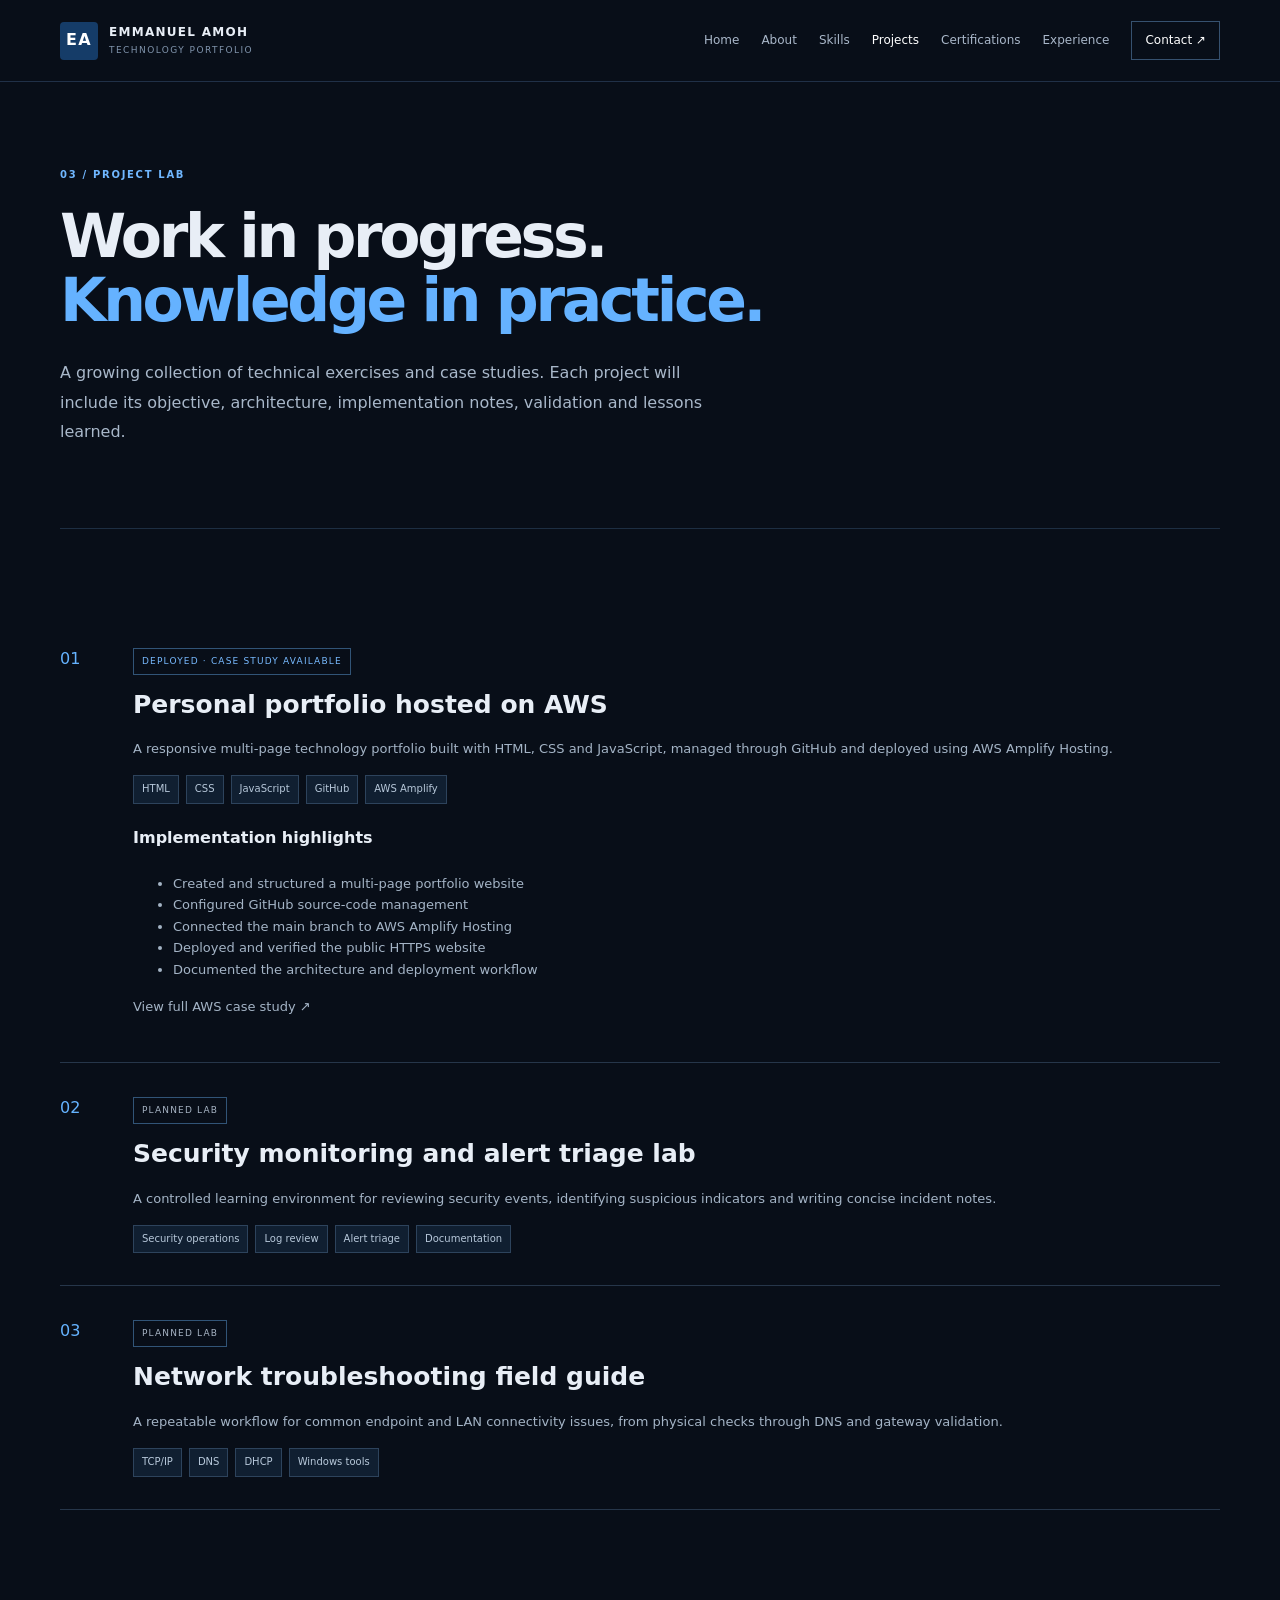
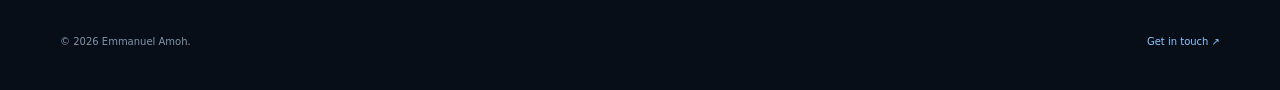
<file: projects.html>
<!doctype html><html lang="en"><head><meta charset="utf-8"><meta name="viewport" content="width=device-width,initial-scale=1"><title>Projects | Emmanuel Amoh</title><link rel="stylesheet" href="assets/styles.css"></head><body><header class="site-header"><a class="brand" href="index.html"><span class="brand-mark">EA</span><span><b>EMMANUEL AMOH</b><small>TECHNOLOGY PORTFOLIO</small></span></a><button class="menu-toggle" aria-label="Toggle navigation">☰</button><nav class="nav"><a href="index.html">Home</a><a href="about.html">About</a><a href="skills.html">Skills</a><a class="active" href="projects.html">Projects</a><a href="certifications.html">Certifications</a><a href="experience.html">Experience</a><a class="nav-contact" href="contact.html">Contact ↗</a></nav></header><main><section class="page-hero wrap"><p class="eyebrow">03 / PROJECT LAB</p><h1>Work in progress.<br><em>Knowledge in practice.</em></h1><p class="lead">A growing collection of technical exercises and case studies. Each project will include its objective, architecture, implementation notes, validation and lessons learned.</p></section><section class="section wrap project-list">

<article class="project-detail" id="aws-portfolio">
  <div class="project-number">01</div>

  <div>
    <span class="project-status">DEPLOYED · CASE STUDY AVAILABLE</span>

    <h2>Personal portfolio hosted on AWS</h2>

    <p>
      A responsive multi-page technology portfolio built with HTML,
      CSS and JavaScript, managed through GitHub and deployed using
      AWS Amplify Hosting.
    </p>

    <div class="tags">
      <span>HTML</span>
      <span>CSS</span>
      <span>JavaScript</span>
      <span>GitHub</span>
      <span>AWS Amplify</span>
    </div>

    <h4>Implementation highlights</h4>

    <ul>
      <li>Created and structured a multi-page portfolio website</li>
      <li>Configured GitHub source-code management</li>
      <li>Connected the main branch to AWS Amplify Hosting</li>
      <li>Deployed and verified the public HTTPS website</li>
      <li>Documented the architecture and deployment workflow</li>
    </ul>

    <p>
      <a href="case-studies/aws-amplify-portfolio/index.html">
        View full AWS case study ↗
      </a>
    </p>
  </div>
</article>

<article class="project-detail" id="security-lab"><div class="project-number">02</div><div><span class="project-status planned">PLANNED LAB</span><h2>Security monitoring and alert triage lab</h2><p>A controlled learning environment for reviewing security events, identifying suspicious indicators and writing concise incident notes.</p><div class="tags"><span>Security operations</span><span>Log review</span><span>Alert triage</span><span>Documentation</span></div></div></article>
<article class="project-detail" id="network-lab"><div class="project-number">03</div><div><span class="project-status planned">PLANNED LAB</span><h2>Network troubleshooting field guide</h2><p>A repeatable workflow for common endpoint and LAN connectivity issues, from physical checks through DNS and gateway validation.</p><div class="tags"><span>TCP/IP</span><span>DNS</span><span>DHCP</span><span>Windows tools</span></div></div></article></section></main><footer class="footer wrap"><span>© <span data-year></span> Emmanuel Amoh.</span><a href="contact.html">Get in touch ↗</a></footer><script src="assets/script.js"></script></body></html>
</file>
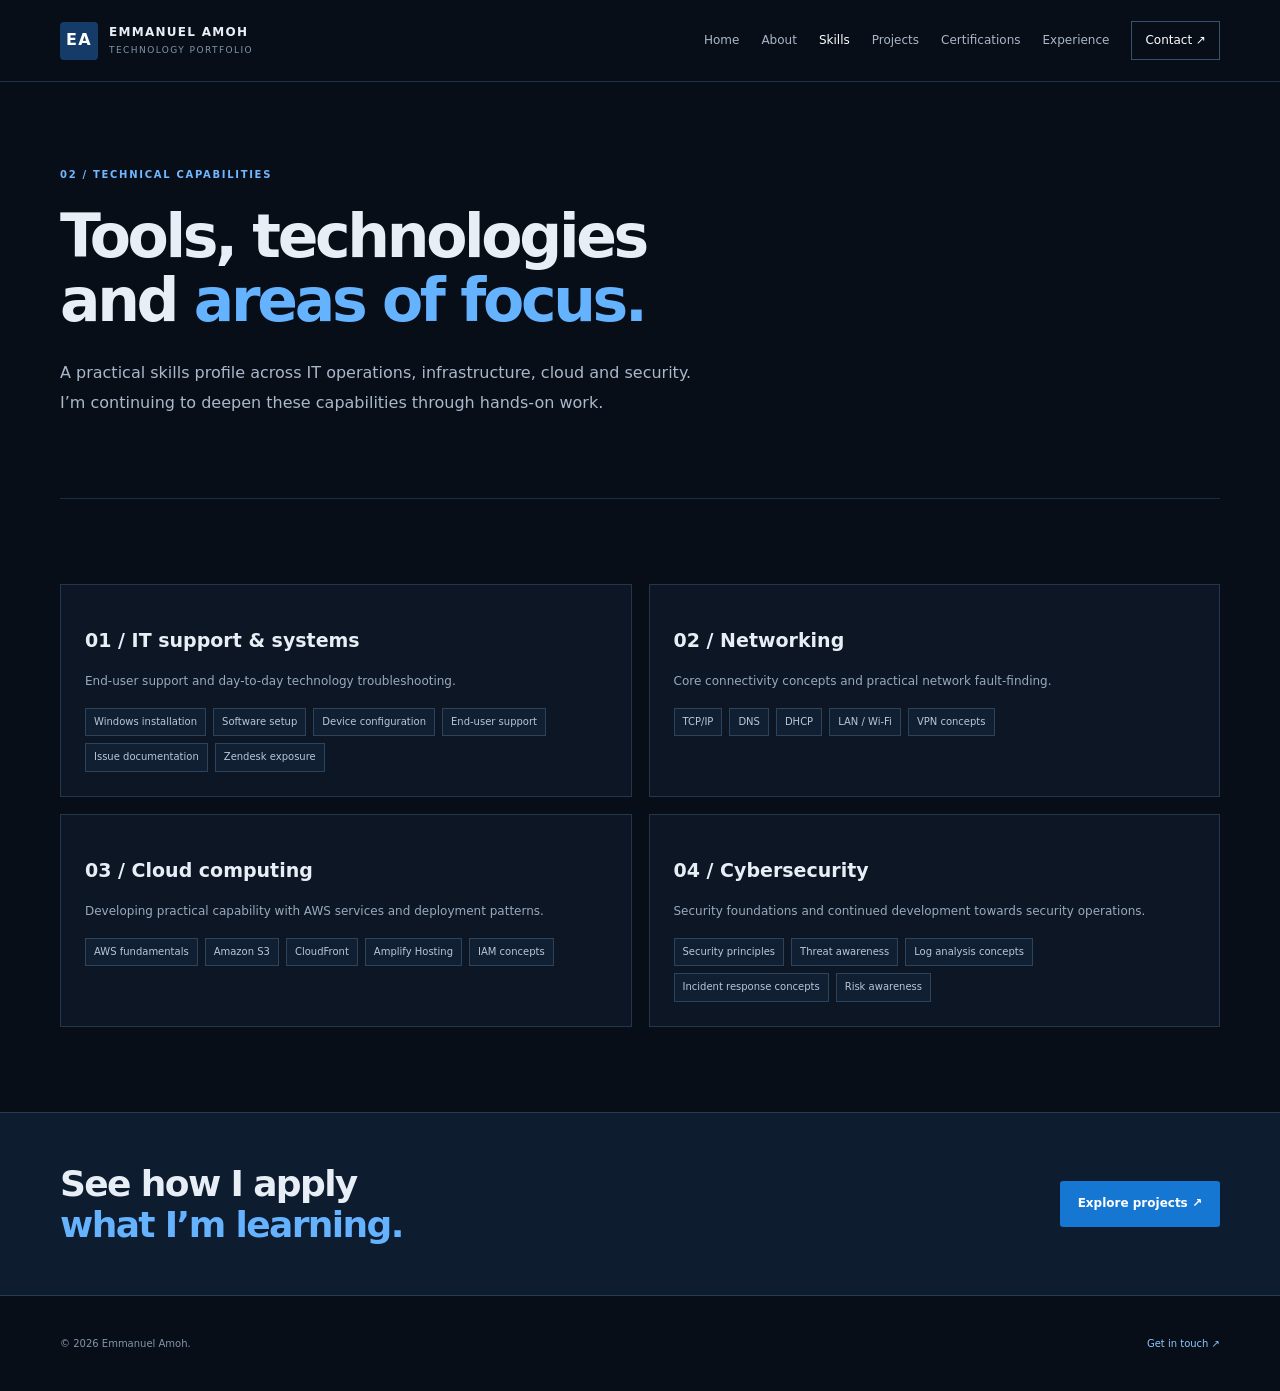
<file: skills.html>
<!doctype html><html lang="en"><head><meta charset="utf-8"><meta name="viewport" content="width=device-width,initial-scale=1"><title>Skills | Emmanuel Amoh</title><link rel="stylesheet" href="assets/styles.css"></head><body><header class="site-header"><a class="brand" href="index.html"><span class="brand-mark">EA</span><span><b>EMMANUEL AMOH</b><small>TECHNOLOGY PORTFOLIO</small></span></a><button class="menu-toggle" aria-label="Toggle navigation">☰</button><nav class="nav"><a href="index.html">Home</a><a href="about.html">About</a><a class="active" href="skills.html">Skills</a><a href="projects.html">Projects</a><a href="certifications.html">Certifications</a><a href="experience.html">Experience</a><a class="nav-contact" href="contact.html">Contact ↗</a></nav></header><main><section class="page-hero wrap"><p class="eyebrow">02 / TECHNICAL CAPABILITIES</p><h1>Tools, technologies<br>and <em>areas of focus.</em></h1><p class="lead">A practical skills profile across IT operations, infrastructure, cloud and security. I’m continuing to deepen these capabilities through hands-on work.</p></section><section class="section wrap"><div class="skills-grid">
<article class="skill-card"><h2>01 / IT support & systems</h2><p>End-user support and day-to-day technology troubleshooting.</p><div class="tags"><span>Windows installation</span><span>Software setup</span><span>Device configuration</span><span>End-user support</span><span>Issue documentation</span><span>Zendesk exposure</span></div></article>
<article class="skill-card"><h2>02 / Networking</h2><p>Core connectivity concepts and practical network fault-finding.</p><div class="tags"><span>TCP/IP</span><span>DNS</span><span>DHCP</span><span>LAN / Wi-Fi</span><span>VPN concepts</span></div></article>
<article class="skill-card"><h2>03 / Cloud computing</h2><p>Developing practical capability with AWS services and deployment patterns.</p><div class="tags"><span>AWS fundamentals</span><span>Amazon S3</span><span>CloudFront</span><span>Amplify Hosting</span><span>IAM concepts</span></div></article>
<article class="skill-card"><h2>04 / Cybersecurity</h2><p>Security foundations and continued development towards security operations.</p><div class="tags"><span>Security principles</span><span>Threat awareness</span><span>Log analysis concepts</span><span>Incident response concepts</span><span>Risk awareness</span></div></article></div></section><section class="callout"><div class="wrap callout-inner"><h2>See how I apply<br><em>what I’m learning.</em></h2><a class="button primary" href="projects.html">Explore projects ↗</a></div></section></main><footer class="footer wrap"><span>© <span data-year></span> Emmanuel Amoh.</span><a href="contact.html">Get in touch ↗</a></footer><script src="assets/script.js"></script></body></html>
</file>
<file: assets/styles.css>
:root{--bg:#080e18;--surface:#0e1928;--line:#26394f;--text:#e8eef6;--muted:#9aabc0;--blue:#2585e8;--blue2:#65b2ff;--max:1160px}*{box-sizing:border-box}html{scroll-behavior:smooth}body{margin:0;background:var(--bg);color:var(--text);font-family:Inter,system-ui,-apple-system,"Segoe UI",sans-serif;line-height:1.65}a{color:inherit;text-decoration:none}.wrap{width:min(var(--max),calc(100% - 48px));margin:auto}.site-header{height:82px;padding:0 max(24px,calc((100% - var(--max))/2));display:flex;align-items:center;justify-content:space-between;border-bottom:1px solid #203047;background:#080e18;position:sticky;top:0;z-index:20}.brand{display:flex;align-items:center;gap:11px;letter-spacing:.08em}.brand-mark{width:38px;height:38px;border-radius:4px;background:#153c68;color:white;display:grid;place-items:center;font-weight:800}.brand b,.brand small{display:block}.brand b{font-size:12px}.brand small{font-size:9px;color:#8195ad;letter-spacing:.16em}.nav{display:flex;align-items:center;gap:22px}.nav a{font-size:12px;color:#a9b7c9}.nav a:hover,.nav a.active{color:white}.nav .nav-contact{border:1px solid #36516f;padding:9px 13px;color:white}.menu-toggle{display:none;background:none;color:white;border:0;font-size:22px}.eyebrow{font-size:10px;font-weight:750;letter-spacing:.17em;color:#70b7ff;margin:0 0 20px}.hero{min-height:580px;padding-block:90px;display:grid;grid-template-columns:1.08fr .92fr;gap:65px;align-items:center}.hero h1,.page-hero h1{font-size:clamp(42px,5.2vw,68px);line-height:1.08;letter-spacing:-.055em;margin:0 0 25px;font-weight:680}.hero h1 em,.page-hero h1 em,h2 em{font-style:normal;color:var(--blue2)}.lead{font-size:16px;line-height:1.85;color:#a9b8ca;max-width:650px}.status-dot{display:inline-block;width:7px;height:7px;border-radius:50%;background:#3b9dff;margin-right:8px}.actions{display:flex;gap:12px;margin-top:30px}.button{display:inline-flex;padding:13px 18px;border-radius:3px;font-size:12px;font-weight:700}.primary{background:#1677d2;color:white}.secondary{border:1px solid #40536b}.hero-meta{margin-top:45px;color:#8295ad;font-size:9px;letter-spacing:.13em}.hero-meta span{display:inline-block;width:32px;height:1px;background:#398ddd;margin:0 12px 3px}.hero-panel{background:linear-gradient(145deg,#101e30,#0b1421);border:1px solid #263b53;padding:25px}.panel-top,.panel-bottom{display:flex;justify-content:space-between;color:#7e94ad;font-size:9px;letter-spacing:.15em}.panel-top span{color:#4c9ce9}.focus-row{display:flex;align-items:center;gap:15px;padding:22px 0;border-bottom:1px solid #25364a}.focus-row i{font-style:normal;color:#5daeff;border:1px solid #345678;width:34px;height:34px;display:grid;place-items:center;font-size:11px}.focus-row b,.focus-row small{display:block}.focus-row b{font-size:13px}.focus-row small{font-size:10px;color:#8498b1}.panel-bottom{padding-top:18px}.strip{border-block:1px solid #1e3045;background:#0b1421}.strip-inner{display:flex;justify-content:space-between;gap:15px;flex-wrap:wrap;padding-block:20px;color:#8296ae;font-size:9px;letter-spacing:.13em}.strip-inner b{color:#b2c0d0}.section{padding-block:85px}.section-head{display:flex;align-items:end;justify-content:space-between;margin-bottom:32px}.section-head h2,.content-layout h2,.callout h2{font-size:clamp(30px,3.5vw,43px);letter-spacing:-.045em;line-height:1.15;margin:0}.text-link{font-size:11px;color:#75baff;font-weight:650}.project-grid{display:grid;grid-template-columns:repeat(3,1fr);gap:18px}.project-card,.skill-card,.development-grid article{border:1px solid #23364d;background:#0c1624}.project-art{height:180px;padding:17px;background:#122b48;color:#83bfff;font-size:9px;letter-spacing:.15em}.diagram,.symbol,.network{text-align:center;margin-top:22px;color:#b7d6f5;line-height:1.8;font-size:13px}.symbol{font-size:75px}.card-body{padding:21px}.card-kicker{font-size:9px;letter-spacing:.14em;color:#6e9dc9}.card-body h3{font-size:18px;margin:7px 0}.card-body p:not(.card-kicker){font-size:12px;color:#9aabc0;min-height:58px}.callout{background:#0d1c2e;border-block:1px solid #243b54}.callout-inner{padding-block:50px;display:flex;align-items:center;justify-content:space-between}.callout h2{font-size:36px}.footer{min-height:95px;display:flex;align-items:center;justify-content:space-between;gap:20px;color:#8294aa;font-size:10px}.footer a:last-child{color:#8dc5ff}.page-hero{padding-block:85px 65px;border-bottom:1px solid #1d2e42}.page-hero h1{font-size:clamp(40px,5vw,60px)}.content-layout{display:grid;grid-template-columns:.8fr 1.2fr;gap:80px;padding-block:80px}.prose{color:#aab8c9;font-size:14px;line-height:1.95}.prose p{margin:0 0 20px}.note{padding:14px 16px;border-left:2px solid #368ddd;background:#101e2e;color:#91a7bf;font-size:11px}.muted{background:#0b1421;border-block:1px solid #1c2d41}.value-grid,.development-grid{display:grid;grid-template-columns:repeat(3,1fr);gap:18px;margin-top:30px}.value-grid article{border-top:1px solid #34516e;padding-top:15px}.value-grid span{color:#65b3ff}.value-grid p,.development-grid p,.skill-card p{color:#98aabe;font-size:12px}.skills-grid{display:grid;grid-template-columns:repeat(2,1fr);gap:17px}.skill-card{padding:24px}.skill-card h2{font-size:19px}.tags{display:flex;flex-wrap:wrap;gap:7px;margin-top:16px}.tags span{font-size:10px;color:#b7c8da;border:1px solid #2d435c;padding:5px 8px;background:#101f31}.project-detail{display:grid;grid-template-columns:55px 1fr;gap:18px;padding:32px 0;border-bottom:1px solid #26364a;scroll-margin-top:100px}.project-number{color:#65b3ff}.project-detail h2{font-size:25px;margin:9px 0}.project-detail p,.project-detail li{color:#a4b4c6;font-size:13px}.project-status{display:inline-block;color:#78baff;font-size:9px;letter-spacing:.13em;border:1px solid #315477;padding:5px 8px}.planned{color:#a7b4c4}.credential-list{border-top:1px solid #2a3b50}.credential-list article{display:flex;align-items:center;gap:18px;padding:20px 0;border-bottom:1px solid #26364a}.credential-list article>b{width:42px;height:42px;display:grid;place-items:center;background:#142b45;border:1px solid #345778;color:#8bc5ff}.credential-list h3{font-size:15px;margin:0}.credential-list p{font-size:11px;color:#93a6bb;margin:4px 0}.development-head{margin-top:65px}.development-grid article{padding:22px}.development-grid h3{margin-bottom:5px}.timeline-item{display:grid;grid-template-columns:200px 1fr;gap:40px;padding:32px 0;border-bottom:1px solid #26364a}.timeline-date{font-size:10px;letter-spacing:.12em;color:#79b9f5}.timeline-item h2{font-size:25px;margin:12px 0 0}.timeline-item p{max-width:700px;color:#a2b2c5;font-size:13px}.role-subtitle{color:#7fb8ed!important}.contact-links{display:flex;flex-direction:column}.contact-links>a{padding:18px 0;border-bottom:1px solid #2b3b50}.contact-links>a span{display:block;color:#76baff;font-size:9px;letter-spacing:.15em}.contact-links>a b{font-size:15px}.contact-links .note{margin-top:22px}@media(max-width:900px){.nav{gap:12px}.nav a{font-size:10px}.hero{gap:30px}}@media(max-width:720px){.wrap{width:calc(100% - 36px)}.site-header{height:70px;padding-inline:18px}.menu-toggle{display:block}.nav{display:none;position:absolute;top:69px;left:0;right:0;padding:15px 22px;background:#0b1421;border-bottom:1px solid #2b3d52;flex-direction:column;align-items:stretch;gap:0}.nav.open{display:flex}.nav a{padding:11px 4px;font-size:13px}.nav .nav-contact{margin-top:8px;text-align:center}.hero{padding-block:65px;grid-template-columns:1fr;gap:40px}.hero h1{font-size:46px}.strip-inner{justify-content:flex-start}.section{padding-block:60px}.section-head,.callout-inner{align-items:flex-start;flex-direction:column;gap:20px}.project-grid,.skills-grid,.value-grid,.development-grid{grid-template-columns:1fr}.page-hero{padding-block:60px 50px}.page-hero h1{font-size:42px}.content-layout{grid-template-columns:1fr;gap:25px;padding-block:55px}.footer{padding-block:24px;align-items:flex-start;flex-direction:column}.timeline-item{grid-template-columns:1fr;gap:10px}.project-detail{grid-template-columns:30px 1fr}.credential-list article{align-items:flex-start}.callout h2{font-size:32px}}
</file>
